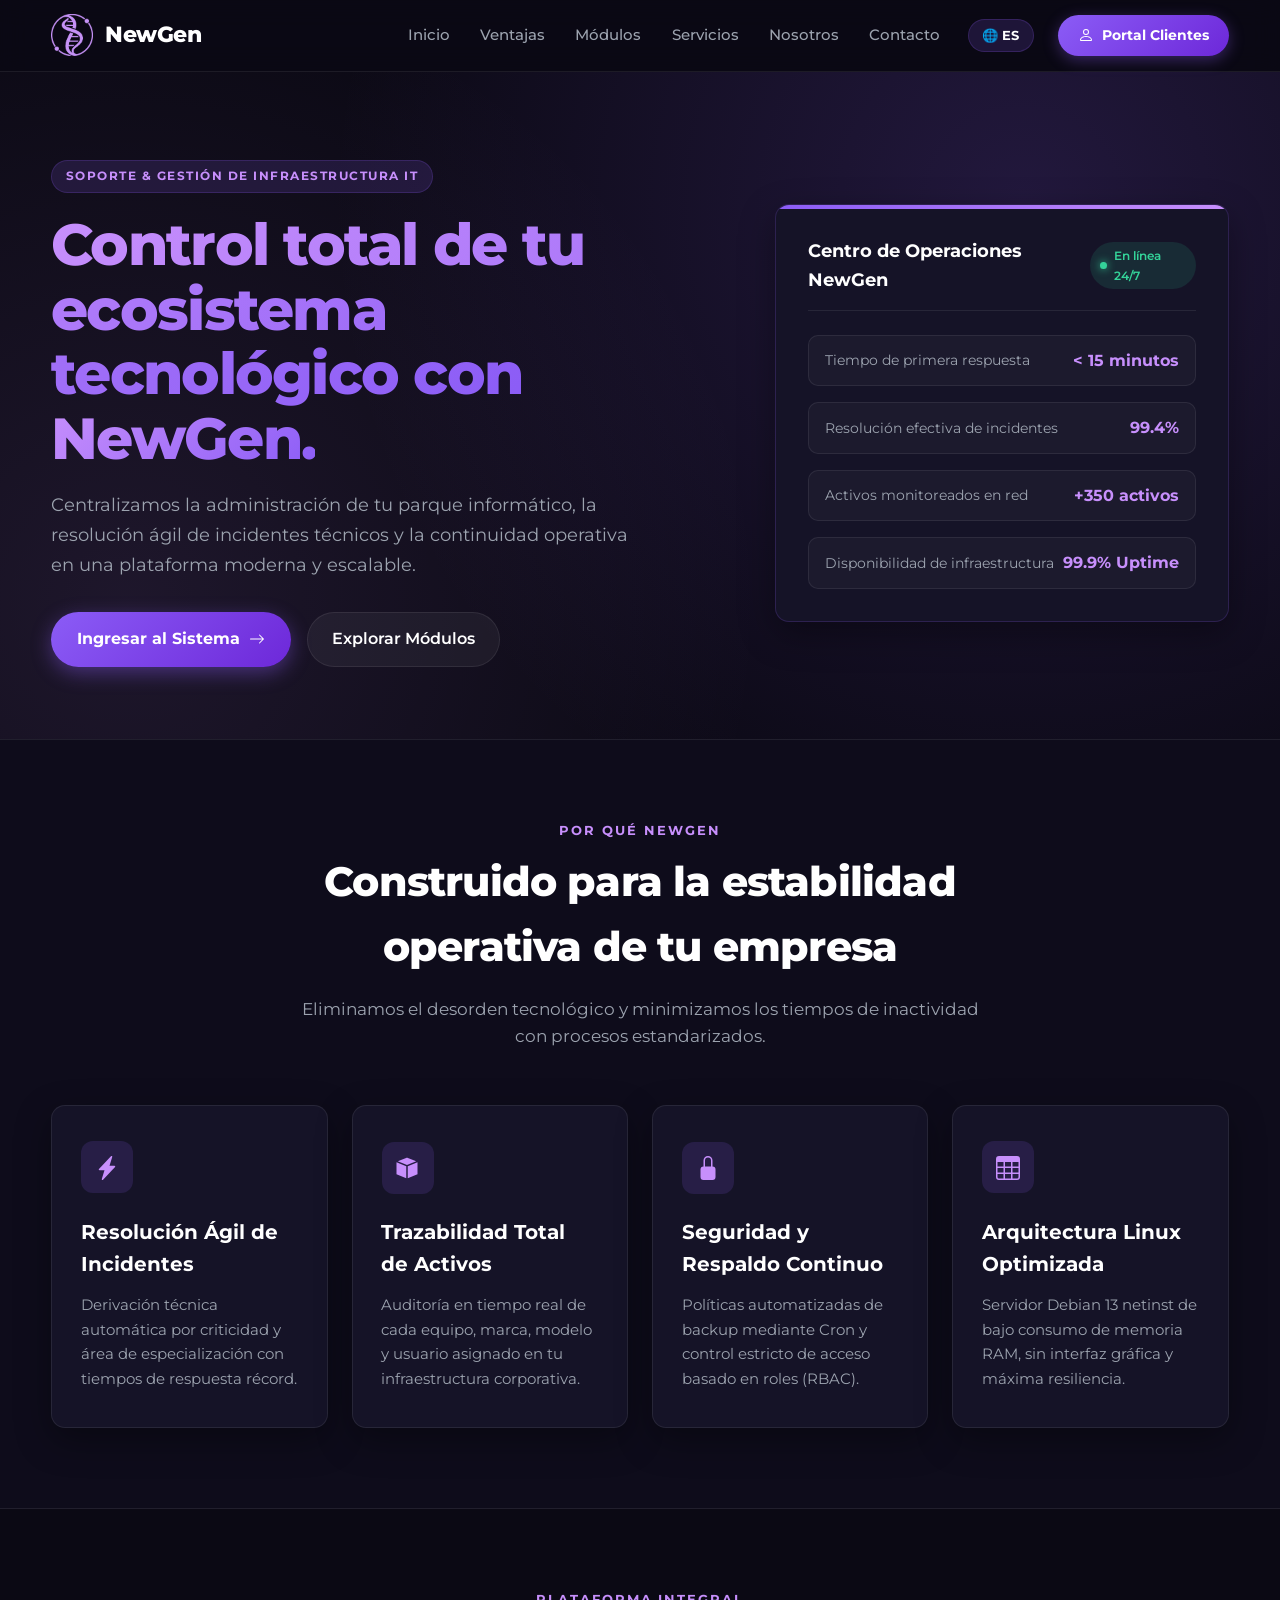
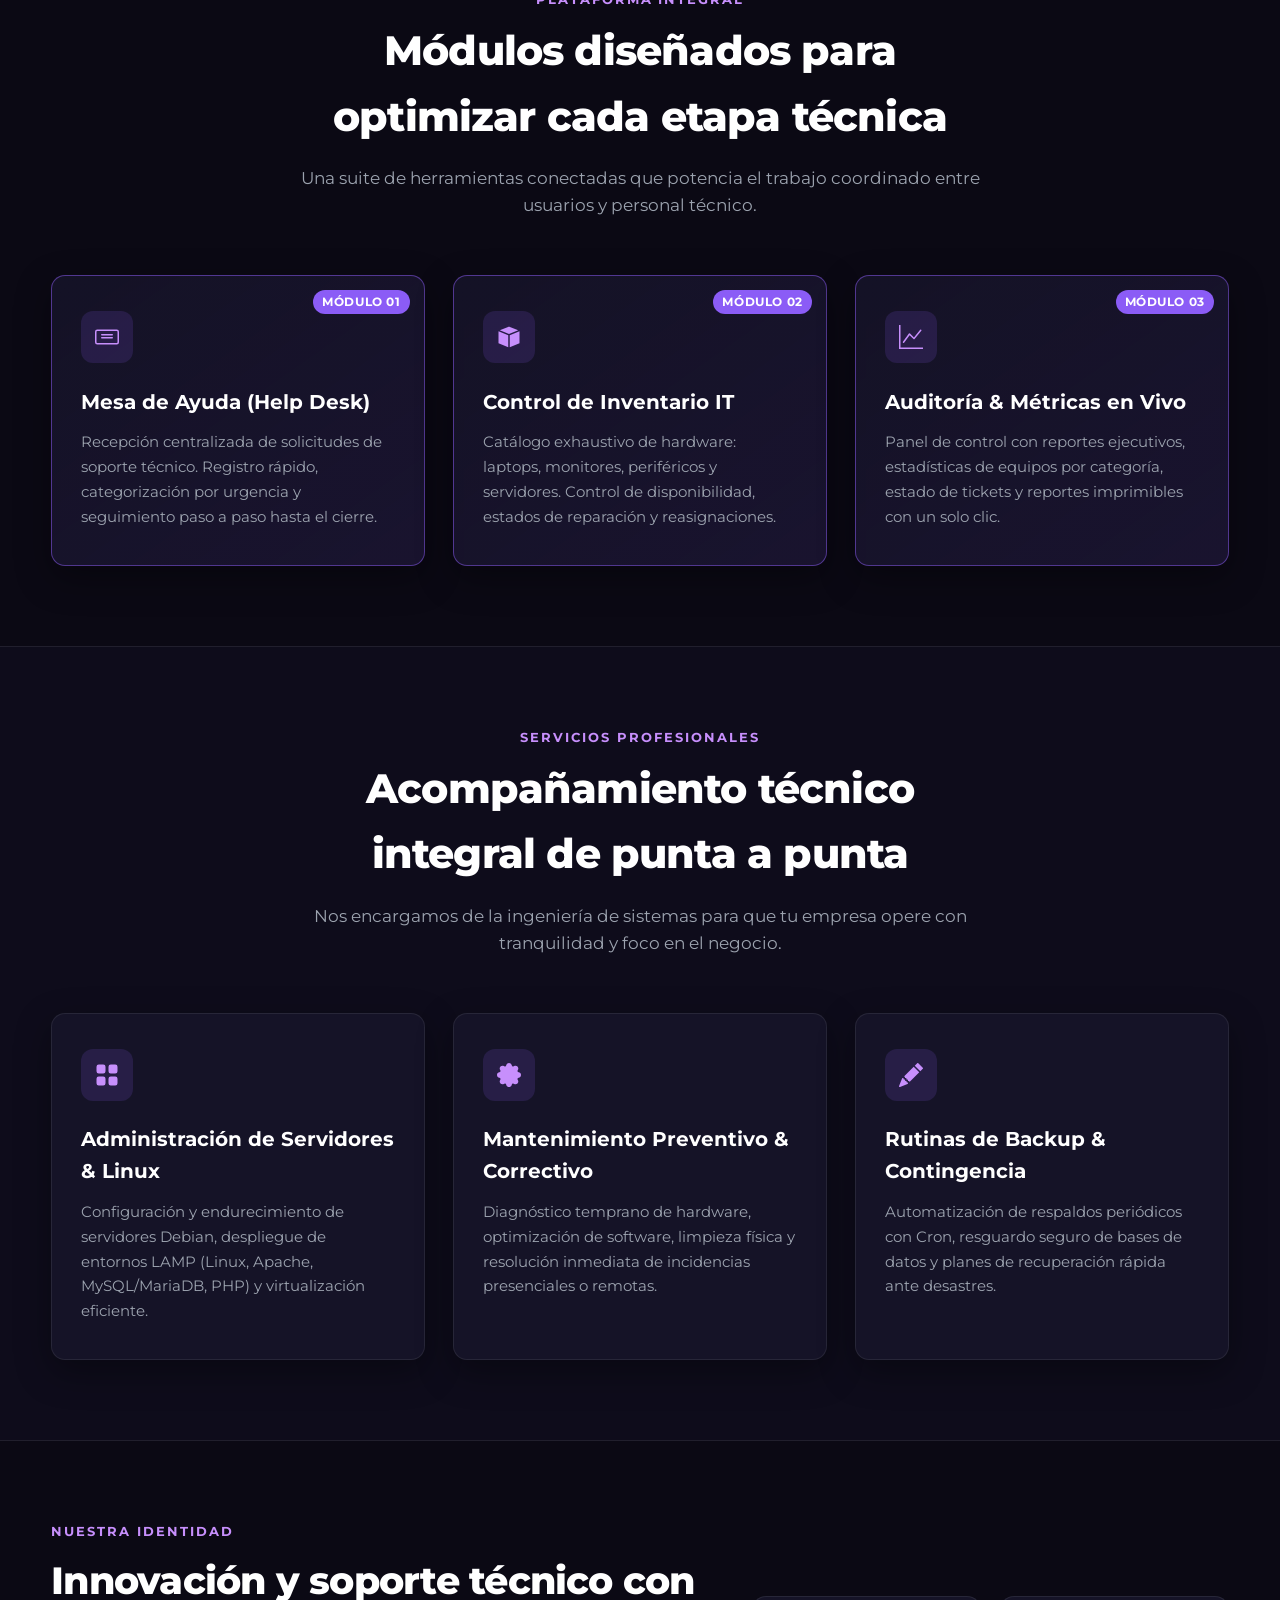
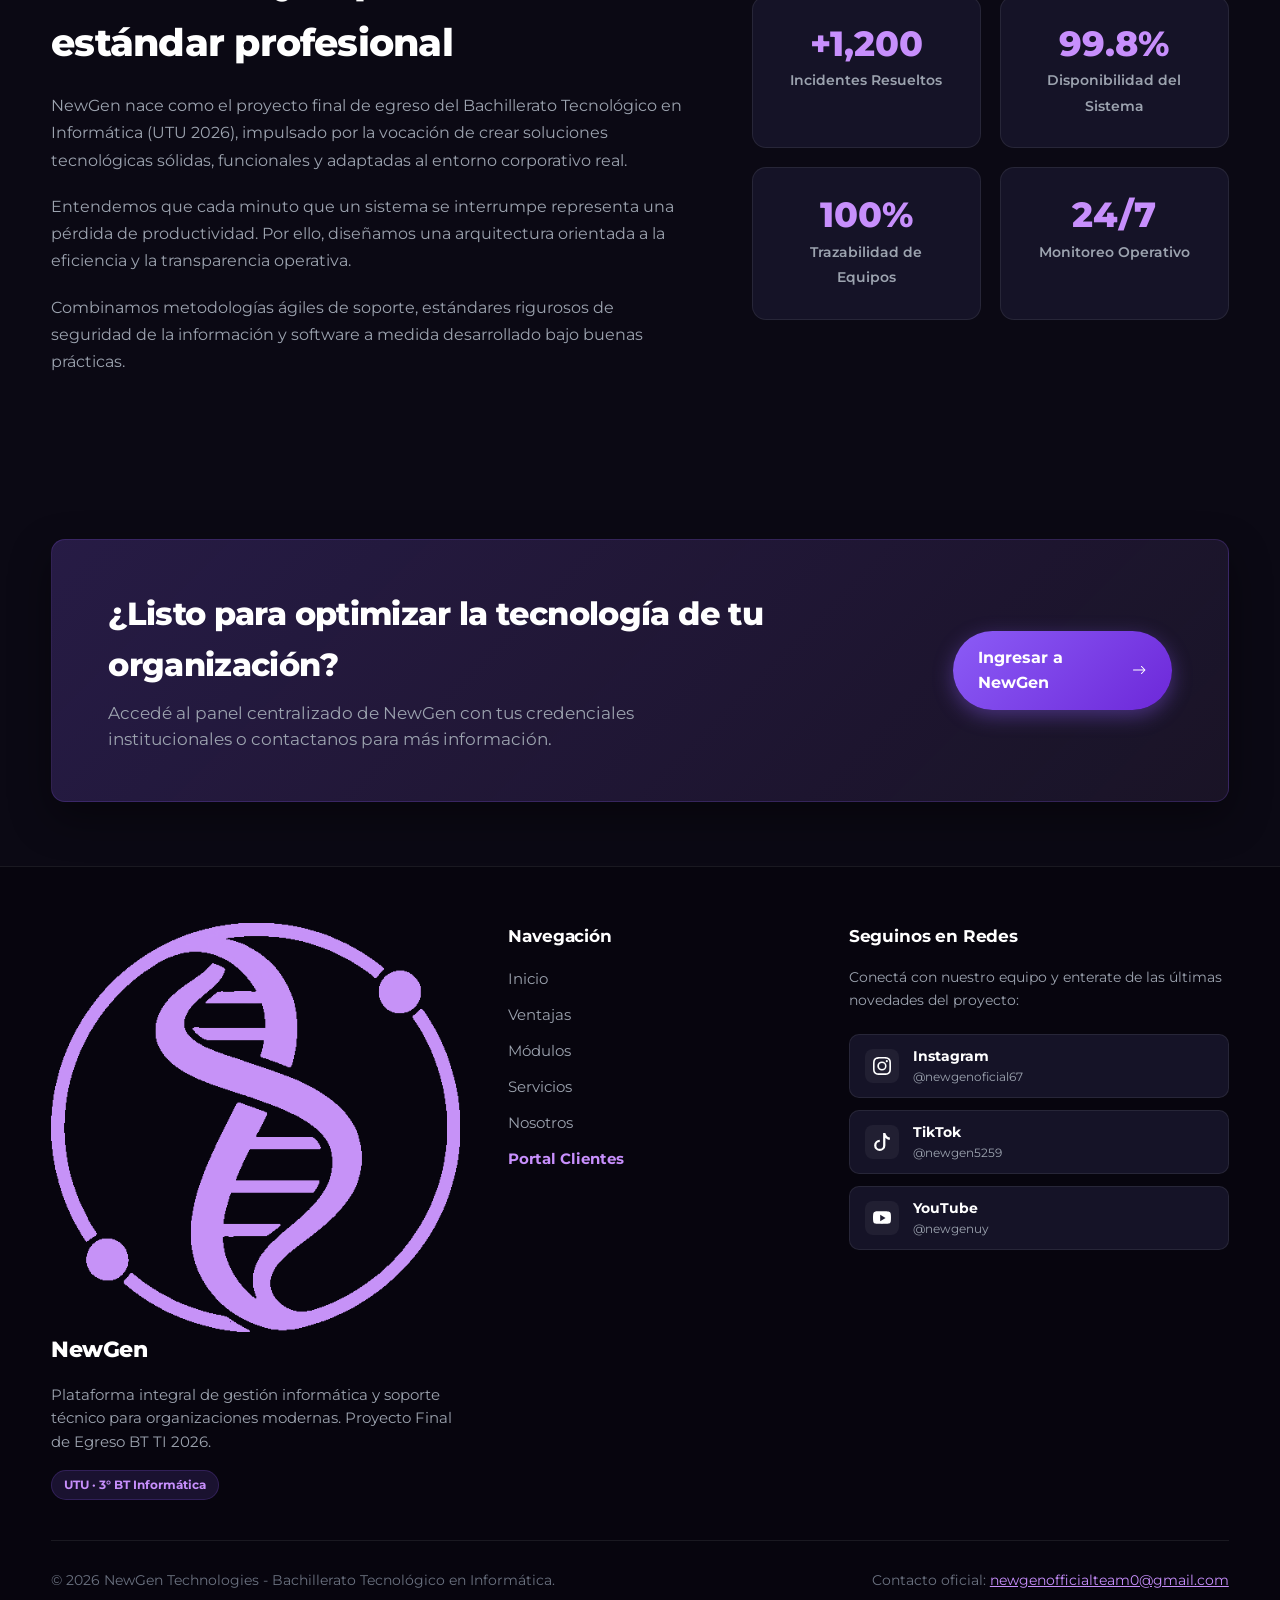
<file: NewGen página empresarial/index.html>
<!DOCTYPE html>
<html lang="es">
<head>
  <meta charset="UTF-8" />
  <meta name="viewport" content="width=device-width, initial-scale=1.0" />
  <title>NewGen | Soluciones y Gestión de Infraestructura IT</title>
  
  <link rel="icon" type="image/png" href="favicon.png">
  <link rel="shortcut icon" type="image/png" href="favicon.png">
  
  <link rel="preconnect" href="https://fonts.googleapis.com" />
  <link rel="preconnect" href="https://fonts.gstatic.com" crossorigin />
  <link href="https://fonts.googleapis.com/css2?family=Montserrat:wght@400;500;600;700;800&display=swap" rel="stylesheet" />
  <link rel="stylesheet" href="./styles.css" />
</head>
<body>
  <!-- HEADER & NAVBAR -->
  <header class="site-header">
    <div class="container nav">
      <a class="brand-link" href="#inicio">
        <img src="logo_inicio.png" alt="NewGen Logo" class="brand-logo" />
        <span class="brand-text">NewGen</span>
      </a>
      
      <nav class="menu">
        <a href="#inicio" class="menu-link" data-i18n="nav_home">Inicio</a>
        <a href="#ventajas" class="menu-link" data-i18n="nav_why">Ventajas</a>
        <a href="#modulos" class="menu-link" data-i18n="nav_modules">Módulos</a>
        <a href="#servicios" class="menu-link" data-i18n="nav_services">Servicios</a>
        <a href="#nosotros" class="menu-link" data-i18n="nav_about">Nosotros</a>
        <a href="#contacto" class="menu-link" data-i18n="nav_contact">Contacto</a>
        
        <!-- BOTÓN SELECTOR DE IDIOMA -->
        <button class="btn-lang-toggle" id="langToggle" title="Cambiar idioma / Switch language">
          🌐 ES
        </button>

        <!-- BOTÓN PORTAL CLIENTES -->
        <a href="/NewGen/login.php" class="btn-nav-login" target="_blank">
          <svg xmlns="http://www.w3.org/2000/svg" width="16" height="16" fill="currentColor" viewBox="0 0 16 16">
            <path d="M8 8a3 3 0 1 0 0-6 3 3 0 0 0 0 6Zm2-3a2 2 0 1 1-4 0 2 2 0 0 1 4 0Zm4 8c0 1-1 1-1 1H3s-1 0-1-1 1-4 6-4 6 3 6 4Zm-1-.004c-.001-.246-.154-.986-.832-1.664C11.516 10.68 10.289 10 8 10c-2.29 0-3.516.68-4.168 1.332-.678.678-.83 1.418-.832 1.664h10Z"/>
          </svg>
          <span data-i18n="nav_portal">Portal Clientes</span>
        </a>
      </nav>
    </div>
  </header>

  <main id="inicio">
    <!-- 1. HERO SECTION -->
    <section class="hero">
      <div class="container hero-grid">
        <div class="hero-copy">
          <span class="eyebrow" data-i18n="hero_eyebrow">Soporte & Gestión de Infraestructura IT</span>
          <h1><span data-i18n="hero_title">Control total de tu ecosistema tecnológico con </span><span class="brand-gradient">NewGen.</span></h1>
          <p class="hero-desc" data-i18n="hero_desc">
            Centralizamos la administración de tu parque informático, la resolución ágil de incidentes técnicos y la continuidad operativa en una plataforma moderna y escalable.
          </p>
          <div class="hero-actions">
            <a href="/NewGen/login.php" class="btn-hero-primary" target="_blank">
              <span data-i18n="hero_btn_app">Ingresar al Sistema</span>
              <svg xmlns="http://www.w3.org/2000/svg" width="16" height="16" fill="currentColor" viewBox="0 0 16 16">
                <path fill-rule="evenodd" d="M1 8a.5.5 0 0 1 .5-.5h11.793l-3.147-3.146a.5.5 0 0 1 .708-.708l4 4a.5.5 0 0 1 0 .708l-4 4a.5.5 0 0 1-.708-.708L13.293 8.5H1.5A.5.5 0 0 1 1 8z"/>
              </svg>
            </a>
            <a href="#modulos" class="btn-hero-secondary" data-i18n="hero_btn_modules">Explorar Módulos</a>
          </div>
        </div>

        <div class="hero-card-wrapper">
          <div class="hero-card">
            <div class="hero-card-header">
              <span class="hero-card-title" data-i18n="hero_card_title">Centro de Operaciones NewGen</span>
              <span class="status-badge">
                <span class="status-dot"></span> <span data-i18n="hero_card_status">En línea 24/7</span>
              </span>
            </div>
            <div class="hero-metrics-list">
              <div class="hero-metric-item">
                <span class="hero-metric-label" data-i18n="hero_card_label1">Tiempo de primera respuesta</span>
                <span class="hero-metric-val" data-i18n="hero_card_val1">&lt; 15 minutos</span>
              </div>
              <div class="hero-metric-item">
                <span class="hero-metric-label" data-i18n="hero_card_label2">Resolución efectiva de incidentes</span>
                <span class="hero-metric-val" data-i18n="hero_card_val2">99.4%</span>
              </div>
              <div class="hero-metric-item">
                <span class="hero-metric-label" data-i18n="hero_card_label3">Activos monitoreados en red</span>
                <span class="hero-metric-val" data-i18n="hero_card_val3">+350 activos</span>
              </div>
              <div class="hero-metric-item">
                <span class="hero-metric-label" data-i18n="hero_card_label4">Disponibilidad de infraestructura</span>
                <span class="hero-metric-val" data-i18n="hero_card_val4">99.9% Uptime</span>
              </div>
            </div>
          </div>
        </div>
      </div>
    </section>

    <!-- 2. VENTAJAS COMPETITIVAS (Estructura propia y moderna) -->
    <section id="ventajas" class="section section-alt">
      <div class="container">
        <div class="section-heading">
          <span class="section-tag" data-i18n="why_tag">Por qué NewGen</span>
          <h2 data-i18n="why_title">Construido para la estabilidad operativa de tu empresa</h2>
          <p data-i18n="why_desc">
            Eliminamos el desorden tecnológico y minimizamos los tiempos de inactividad con procesos estandarizados.
          </p>
        </div>

        <div class="grid-4-features">
          <!-- Item 1 -->
          <div class="feature-card">
            <div class="feature-icon-box">
              <svg xmlns="http://www.w3.org/2000/svg" width="24" height="24" fill="currentColor" viewBox="0 0 16 16">
                <path d="M11.251.068a.5.5 0 0 1 .227.58L9.677 6.5H13a.5.5 0 0 1 .364.843l-8 8.5a.5.5 0 0 1-.842-.49L6.323 9.5H3a.5.5 0 0 1-.364-.843l8-8.5a.5.5 0 0 1 .615-.09z"/>
              </svg>
            </div>
            <h3 data-i18n="why_c1_title">Resolución Ágil de Incidentes</h3>
            <p data-i18n="why_c1_desc">
              Derivación técnica automática por criticidad y área de especialización con tiempos de respuesta récord.
            </p>
          </div>

          <!-- Item 2 -->
          <div class="feature-card">
            <div class="feature-icon-box">
              <svg xmlns="http://www.w3.org/2000/svg" width="24" height="24" fill="currentColor" viewBox="0 0 16 16">
                <path d="M8.186 1.113a.5.5 0 0 0-.372 0L1.846 3.5 8 5.961 14.154 3.5 8.186 1.113zM15 4.239l-6.5 2.6v7.922l6.5-2.6V4.24zM7.5 14.762V6.838L1 4.239v7.923l6.5 2.6z"/>
              </svg>
            </div>
            <h3 data-i18n="why_c2_title">Trazabilidad Total de Activos</h3>
            <p data-i18n="why_c2_desc">
              Auditoría en tiempo real de cada equipo, marca, modelo y usuario asignado en tu infraestructura corporativa.
            </p>
          </div>

          <!-- Item 3 -->
          <div class="feature-card">
            <div class="feature-icon-box">
              <svg xmlns="http://www.w3.org/2000/svg" width="24" height="24" fill="currentColor" viewBox="0 0 16 16">
                <path d="M8 1a2 2 0 0 1 2 2v4H6V3a2 2 0 0 1 2-2zm3 6V3a3 3 0 0 0-6 0v4a2 2 0 0 0-2 2v5a2 2 0 0 0 2 2h6a2 2 0 0 0 2-2V9a2 2 0 0 0-2-2z"/>
              </svg>
            </div>
            <h3 data-i18n="why_c3_title">Seguridad y Respaldo Continuo</h3>
            <p data-i18n="why_c3_desc">
              Políticas automatizadas de backup mediante Cron y control estricto de acceso basado en roles (RBAC).
            </p>
          </div>

          <!-- Item 4 -->
          <div class="feature-card">
            <div class="feature-icon-box">
              <svg xmlns="http://www.w3.org/2000/svg" width="24" height="24" fill="currentColor" viewBox="0 0 16 16">
                <path d="M0 2a2 2 0 0 1 2-2h12a2 2 0 0 1 2 2v12a2 2 0 0 1-2 2H2a2 2 0 0 1-2-2V2zm15 2h-4v3h4V4zm0 4h-4v3h4V8zm0 4h-4v3h3a1 1 0 0 0 1-1v-2zm-5 3v-3H6v3h4zm-5 0v-3H1v2a1 1 0 0 0 1 1h3zm-4-4h4V8H1v3zm0-4h4V4H1v3zm5-3v3h4V4H6zm4 4H6v3h4V8z"/>
              </svg>
            </div>
            <h3 data-i18n="why_c4_title">Arquitectura Linux Optimizada</h3>
            <p data-i18n="why_c4_desc">
              Servidor Debian 13 netinst de bajo consumo de memoria RAM, sin interfaz gráfica y máxima resiliencia.
            </p>
          </div>
        </div>
      </div>
    </section>

    <!-- 3. MÓDULOS DEL ECOSISTEMA (Showcase de la Aplicación) -->
    <section id="modulos" class="section">
      <div class="container">
        <div class="section-heading">
          <span class="section-tag" data-i18n="mod_tag">Plataforma Integral</span>
          <h2 data-i18n="mod_title">Módulos diseñados para optimizar cada etapa técnica</h2>
          <p data-i18n="mod_desc">
            Una suite de herramientas conectadas que potencia el trabajo coordinado entre usuarios y personal técnico.
          </p>
        </div>

        <div class="cards-grid">
          <!-- MODULO 1 -->
          <article class="feature-card feature-card-highlight">
            <div class="card-badge">Módulo 01</div>
            <div class="feature-icon-box">
              <svg xmlns="http://www.w3.org/2000/svg" width="24" height="24" fill="currentColor" viewBox="0 0 16 16">
                <path d="M0 4.5A1.5 1.5 0 0 1 1.5 3h13A1.5 1.5 0 0 1 16 4.5v7a1.5 1.5 0 0 1-1.5 1.5h-13A1.5 1.5 0 0 1 0 11.5v-7zM1.5 4a.5.5 0 0 0-.5.5v7a.5.5 0 0 0 .5.5h13a.5.5 0 0 0 .5-.5v-7a.5.5 0 0 0-.5-.5h-13z"/>
                <path d="M4 8.5a.5.5 0 0 1 .5-.5h7a.5.5 0 0 1 0 1h-7a.5.5 0 0 1-.5-.5zm0-2a.5.5 0 0 1 .5-.5h7a.5.5 0 0 1 0 1h-7a.5.5 0 0 1-.5-.5z"/>
              </svg>
            </div>
            <h3 data-i18n="mod1_title">Mesa de Ayuda (Help Desk)</h3>
            <p data-i18n="mod1_desc">
              Recepción centralizada de solicitudes de soporte técnico. Registro rápido, categorización por urgencia y seguimiento paso a paso hasta el cierre.
            </p>
          </article>

          <!-- MODULO 2 -->
          <article class="feature-card feature-card-highlight">
            <div class="card-badge">Módulo 02</div>
            <div class="feature-icon-box">
              <svg xmlns="http://www.w3.org/2000/svg" width="24" height="24" fill="currentColor" viewBox="0 0 16 16">
                <path d="M8.186 1.113a.5.5 0 0 0-.372 0L1.846 3.5 8 5.961 14.154 3.5 8.186 1.113zM15 4.239l-6.5 2.6v7.922l6.5-2.6V4.24zM7.5 14.762V6.838L1 4.239v7.923l6.5 2.6z"/>
              </svg>
            </div>
            <h3 data-i18n="mod2_title">Control de Inventario IT</h3>
            <p data-i18n="mod2_desc">
              Catálogo exhaustivo de hardware: laptops, monitores, periféricos y servidores. Control de disponibilidad, estados de reparación y reasignaciones.
            </p>
          </article>

          <!-- MODULO 3 -->
          <article class="feature-card feature-card-highlight">
            <div class="card-badge">Módulo 03</div>
            <div class="feature-icon-box">
              <svg xmlns="http://www.w3.org/2000/svg" width="24" height="24" fill="currentColor" viewBox="0 0 16 16">
                <path d="M0 0h1v15h15v1H0V0Zm14.817 3.113a.5.5 0 0 1 .07.704l-4.5 5.5a.5.5 0 0 1-.74.037L7.06 6.767l-3.656 5.027a.5.5 0 0 1-.808-.588l4-5.5a.5.5 0 0 1 .758-.06l2.609 2.61 4.15-5.073a.5.5 0 0 1 .704-.07Z"/>
              </svg>
            </div>
            <h3 data-i18n="mod3_title">Auditoría & Métricas en Vivo</h3>
            <p data-i18n="mod3_desc">
              Panel de control con reportes ejecutivos, estadísticas de equipos por categoría, estado de tickets y reportes imprimibles con un solo clic.
            </p>
          </article>
        </div>
      </div>
    </section>

    <!-- 4. SERVICIOS PROFESIONALES -->
    <section id="servicios" class="section section-alt">
      <div class="container">
        <div class="section-heading">
          <span class="section-tag" data-i18n="serv_tag">Servicios Profesionales</span>
          <h2 data-i18n="serv_title">Acompañamiento técnico integral de punta a punta</h2>
          <p data-i18n="serv_desc">Nos encargamos de la ingeniería de sistemas para que tu empresa opere con tranquilidad y foco en el negocio.</p>
        </div>

        <div class="cards-grid">
          <article class="feature-card">
            <div class="feature-icon-box">
              <svg xmlns="http://www.w3.org/2000/svg" width="24" height="24" fill="currentColor" viewBox="0 0 16 16">
                <path d="M1 2.5A1.5 1.5 0 0 1 2.5 1h3A1.5 1.5 0 0 1 7 2.5v3A1.5 1.5 0 0 1 5.5 7h-3A1.5 1.5 0 0 1 1 5.5v-3zm8 0A1.5 1.5 0 0 1 10.5 1h3A1.5 1.5 0 0 1 15 2.5v3A1.5 1.5 0 0 1 13.5 7h-3A1.5 1.5 0 0 1 9 5.5v-3zm-8 8A1.5 1.5 0 0 1 2.5 9h3A1.5 1.5 0 0 1 7 10.5v3A1.5 1.5 0 0 1 5.5 15h-3A1.5 1.5 0 0 1 1 13.5v-3zm8 0A1.5 1.5 0 0 1 10.5 9h3a1.5 1.5 0 0 1 1.5 1.5v3a1.5 1.5 0 0 1-1.5 1.5h-3A1.5 1.5 0 0 1 9 13.5v-3z"/>
              </svg>
            </div>
            <h3 data-i18n="serv1_title">Administración de Servidores & Linux</h3>
            <p data-i18n="serv1_desc">Configuración y endurecimiento de servidores Debian, despliegue de entornos LAMP (Linux, Apache, MySQL/MariaDB, PHP) y virtualización eficiente.</p>
          </article>

          <article class="feature-card">
            <div class="feature-icon-box">
              <svg xmlns="http://www.w3.org/2000/svg" width="24" height="24" fill="currentColor" viewBox="0 0 16 16">
                <path d="M8 4.754a3.246 3.246 0 1 0 0 6.492 3.246 3.246 0 0 0 0-6.492zM5.754 8a2.246 2.246 0 1 1 4.492 0 2.246 2.246 0 0 1-4.492 0z"/>
                <path d="M9.796 1.343c-.527-1.79-3.065-1.79-3.592 0l-.094.319a.873.873 0 0 1-1.255.52l-.292-.16c-1.64-.892-3.433.902-2.54 2.541l.159.292a.873.873 0 0 1-.52 1.255l-.319.094c-1.79.527-1.79 3.065 0 3.592l.319.094a.873.873 0 0 1 .52 1.255l-.16.292c-.892 1.64.901 3.434 2.541 2.54l.292-.159a.873.873 0 0 1 1.255.52l.094.319c.527 1.79 3.065 1.79 3.592 0l.094-.319a.873.873 0 0 1 1.255-.52l.292.16c1.64.893 3.434-.902 2.54-2.541l-.159-.292a.873.873 0 0 1 .52-1.255l.319-.094c1.79-.527 1.79-3.065 0-3.592l-.319-.094a.873.873 0 0 1-.52-1.255l.16-.292c.893-1.64-.902-3.433-2.541-2.54l-.292.159a.873.873 0 0 1-1.255-.52l-.094-.319z"/>
              </svg>
            </div>
            <h3 data-i18n="serv2_title">Mantenimiento Preventivo & Correctivo</h3>
            <p data-i18n="serv2_desc">Diagnóstico temprano de hardware, optimización de software, limpieza física y resolución inmediata de incidencias presenciales o remotas.</p>
          </article>

          <article class="feature-card">
            <div class="feature-icon-box">
              <svg xmlns="http://www.w3.org/2000/svg" width="24" height="24" fill="currentColor" viewBox="0 0 16 16">
                <path d="M12.854.146a.5.5 0 0 0-.707 0L10.5 1.793 14.207 5.5l1.647-1.646a.5.5 0 0 0 0-.708l-3-3zm.646 6.061L9.793 2.5 3.293 9H3.5a.5.5 0 0 1 .5.5v.5h.5a.5.5 0 0 1 .5.5v.5h.5a.5.5 0 0 1 .5.5v.5h.5a.5.5 0 0 1 .5.5v.207l6.5-6.5zm-7.468 7.468A.5.5 0 0 1 6 13.5V13h-.5a.5.5 0 0 1-.5-.5V12h-.5a.5.5 0 0 1-.5-.5V11h-.5a.5.5 0 0 1-.5-.5V10h-.5a.499.499 0 0 1-.175-.032l-.179.178a.5.5 0 0 0-.11.168l-2 5a.5.5 0 0 0 .65.65l5-2a.5.5 0 0 0 .168-.11l.178-.178z"/>
              </svg>
            </div>
            <h3 data-i18n="serv3_title">Rutinas de Backup & Contingencia</h3>
            <p data-i18n="serv3_desc">Automatización de respaldos periódicos con Cron, resguardo seguro de bases de datos y planes de recuperación rápida ante desastres.</p>
          </article>
        </div>
      </div>
    </section>

    <!-- 5. SOBRE NOSOTROS (Identidad & Métricas) -->
    <section id="nosotros" class="section">
      <div class="container about-grid">
        <div class="about-text">
          <span class="section-tag" data-i18n="about_tag">Nuestra Identidad</span>
          <h2 data-i18n="about_title">Innovación y soporte técnico con estándar profesional</h2>
          <p data-i18n="about_p1">
            NewGen nace como el proyecto final de egreso del Bachillerato Tecnológico en Informática (UTU 2026), impulsado por la vocación de crear soluciones tecnológicas sólidas, funcionales y adaptadas al entorno corporativo real.
          </p>
          <p data-i18n="about_p2">
            Entendemos que cada minuto que un sistema se interrumpe representa una pérdida de productividad. Por ello, diseñamos una arquitectura orientada a la eficiencia y la transparencia operativa.
          </p>
          <p data-i18n="about_p3">
            Combinamos metodologías ágiles de soporte, estándares rigurosos de seguridad de la información y software a medida desarrollado bajo buenas prácticas.
          </p>
        </div>

        <div class="stats-grid">
          <div class="stat-box">
            <span class="stat-number" data-i18n="stat1_num">+1,200</span>
            <span class="stat-label" data-i18n="stat1_lbl">Incidentes Resueltos</span>
          </div>
          <div class="stat-box">
            <span class="stat-number" data-i18n="stat2_num">99.8%</span>
            <span class="stat-label" data-i18n="stat2_lbl">Disponibilidad del Sistema</span>
          </div>
          <div class="stat-box">
            <span class="stat-number" data-i18n="stat3_num">100%</span>
            <span class="stat-label" data-i18n="stat3_lbl">Trazabilidad de Equipos</span>
          </div>
          <div class="stat-box">
            <span class="stat-number" data-i18n="stat4_num">24/7</span>
            <span class="stat-label" data-i18n="stat4_lbl">Monitoreo Operativo</span>
          </div>
        </div>
      </div>
    </section>

    <!-- 6. BANNER DE LLAMADO A LA ACCIÓN (CTA) -->
    <section class="section-cta">
      <div class="container">
        <div class="cta-box">
          <div class="cta-copy">
            <h2 data-i18n="cta_title">¿Listo para optimizar la tecnología de tu organización?</h2>
            <p data-i18n="cta_desc">Accedé al panel centralizado de NewGen con tus credenciales institucionales o contactanos para más información.</p>
          </div>
          <a href="/NewGen/login.php" class="btn-hero-primary" target="_blank">
            <span data-i18n="cta_btn">Ingresar a NewGen</span>
            <svg xmlns="http://www.w3.org/2000/svg" width="16" height="16" fill="currentColor" viewBox="0 0 16 16">
              <path fill-rule="evenodd" d="M1 8a.5.5 0 0 1 .5-.5h11.793l-3.147-3.146a.5.5 0 0 1 .708-.708l4 4a.5.5 0 0 1 0 .708l-4 4a.5.5 0 0 1-.708-.708L13.293 8.5H1.5A.5.5 0 0 1 1 8z"/>
            </svg>
          </a>
        </div>
      </div>
    </section>
  </main>

  <!-- 7. FOOTER CORPORATIVO CON REDES SOCIALES OFICIALES -->
  <footer id="contacto" class="site-footer">
    <div class="container">
      <div class="footer-columns">
        <!-- Columna 1: Brand & Bio -->
        <div class="footer-col">
          <div class="footer-brand">
            <img src="logo_inicio.png" alt="NewGen Logo" class="footer-logo" />
            <span class="brand-text">NewGen</span>
          </div>
          <p class="footer-desc-text" data-i18n="footer_desc">
            Plataforma integral de gestión informática y soporte técnico para organizaciones modernas. Proyecto Final de Egreso BT TI 2026.
          </p>
          <div class="footer-badge-tag">UTU &middot; 3° BT Informática</div>
        </div>

        <!-- Columna 2: Navegación Rápida -->
        <div class="footer-col">
          <h4 class="footer-title" data-i18n="footer_nav_title">Navegación</h4>
          <ul class="footer-links-list">
            <li><a href="#inicio" data-i18n="nav_home">Inicio</a></li>
            <li><a href="#ventajas" data-i18n="nav_why">Ventajas</a></li>
            <li><a href="#modulos" data-i18n="nav_modules">Módulos</a></li>
            <li><a href="#servicios" data-i18n="nav_services">Servicios</a></li>
            <li><a href="#nosotros" data-i18n="nav_about">Nosotros</a></li>
            <li><a href="/NewGen/login.php" target="_blank" class="footer-link-highlight" data-i18n="nav_portal">Portal Clientes &rarr;</a></li>
          </ul>
        </div>

        <!-- Columna 3: REDES SOCIALES OFICIALES (Instagram, TikTok, YouTube) -->
        <div class="footer-col">
          <h4 class="footer-title" data-i18n="footer_social_title">Seguinos en Redes</h4>
          <p class="footer-social-intro">Conectá con nuestro equipo y enterate de las últimas novedades del proyecto:</p>
          
          <div class="social-channels-list">
            <!-- Instagram -->
            <a href="https://www.instagram.com/newgenoficial67/" target="_blank" rel="noopener noreferrer" class="social-channel-item social-instagram" title="Seguinos en Instagram">
              <div class="social-icon-wrapper">
                <svg xmlns="http://www.w3.org/2000/svg" width="18" height="18" fill="currentColor" viewBox="0 0 16 16">
                  <path d="M8 0C5.829 0 5.556.01 4.703.048 3.85.088 3.269.222 2.76.42a3.917 3.917 0 0 0-1.417.923A3.927 3.927 0 0 0 .42 2.76C.222 3.268.087 3.85.048 4.7.01 5.555 0 5.827 0 8.001c0 2.172.01 2.444.048 3.297.04.852.174 1.433.372 1.942.205.526.478.972.923 1.417.444.445.89.719 1.416.923.51.198 1.09.333 1.942.372C5.555 15.99 5.827 16 8 16s2.444-.01 3.298-.048c.851-.04 1.434-.174 1.943-.372a3.916 3.916 0 0 0 1.416-.923c.445-.445.718-.891.923-1.417.197-.509.332-1.09.372-1.942C15.99 10.445 16 10.173 16 8s-.01-2.445-.048-3.299c-.04-.851-.175-1.433-.372-1.941a3.926 3.926 0 0 0-.923-1.417A3.911 3.911 0 0 0 13.24.42c-.51-.198-1.092-.333-1.943-.372C10.443.01 10.172 0 7.998 0h.003zm-.717 1.442h.718c2.136 0 2.389.007 3.232.046.78.035 1.204.166 1.486.275.373.145.64.319.92.599.28.28.453.546.598.92.11.281.24.705.275 1.485.039.843.047 1.096.047 3.231s-.008 2.389-.047 3.232c-.035.78-.166 1.203-.275 1.485a2.47 2.47 0 0 1-.599.919c-.28.28-.546.453-.92.598-.28.11-.704.24-1.485.276-.843.038-1.096.047-3.232.047s-2.39-.009-3.233-.047c-.78-.036-1.203-.166-1.485-.276a2.478 2.478 0 0 1-.92-.598 2.48 2.48 0 0 1-.6-.92c-.109-.281-.24-.705-.275-1.485-.038-.843-.046-1.096-.046-3.233 0-2.136.008-2.388.046-3.231.036-.78.166-1.204.276-1.486.145-.373.319-.64.599-.92.28-.28.546-.453.92-.598.282-.11.705-.24 1.485-.276.738-.034 1.024-.044 2.515-.045v.002zm4.988 1.328a.96.96 0 1 0 0 1.92.96.96 0 0 0 0-1.92zm-4.27 1.122a4.109 4.109 0 1 0 0 8.217 4.109 4.109 0 0 0 0-8.217zm0 1.441a2.667 2.667 0 1 1 0 5.334 2.667 2.667 0 0 1 0-5.334z"/>
                </svg>
              </div>
              <div class="social-channel-text">
                <span class="social-channel-platform">Instagram</span>
                <span class="social-channel-handle">@newgenoficial67</span>
              </div>
            </a>

            <!-- TikTok -->
            <a href="https://www.tiktok.com/@newgen5259?lang=es" target="_blank" rel="noopener noreferrer" class="social-channel-item social-tiktok" title="Seguinos en TikTok">
              <div class="social-icon-wrapper">
                <svg xmlns="http://www.w3.org/2000/svg" width="18" height="18" fill="currentColor" viewBox="0 0 16 16">
                  <path d="M9 0h1.98c.144.715.54 1.617 1.235 2.512C12.895 3.389 13.797 4 15 4v2c-1.753 0-3.07-.814-4-1.829V11a5 5 0 1 1-5-5v2a3 3 0 1 0 3 3V0Z"/>
                </svg>
              </div>
              <div class="social-channel-text">
                <span class="social-channel-platform">TikTok</span>
                <span class="social-channel-handle">@newgen5259</span>
              </div>
            </a>

            <!-- YouTube -->
            <a href="https://youtube.com/@newgenuy?si=UhKYTk4PoyOn8CiN" target="_blank" rel="noopener noreferrer" class="social-channel-item social-youtube" title="Suscribite a nuestro canal de YouTube">
              <div class="social-icon-wrapper">
                <svg xmlns="http://www.w3.org/2000/svg" width="18" height="18" fill="currentColor" viewBox="0 0 16 16">
                  <path d="M8.051 1.999h.089c.822.003 4.987.033 6.11.335a2.01 2.01 0 0 1 1.415 1.42c.101.38.172.883.22 1.402l.01.104.022.26.008.104c.065.914.073 1.77.074 1.957v.075c-.001.194-.01 1.108-.082 2.06l-.008.105-.009.104c-.05.572-.124 1.14-.235 1.558a2.007 2.007 0 0 1-1.415 1.42c-1.16.312-5.569.334-6.18.335h-.142c-.309 0-1.587-.006-2.927-.052l-.17-.006-.087-.004-.171-.007-.171-.007c-1.11-.049-2.167-.128-2.654-.26a2.007 2.007 0 0 1-1.415-1.419c-.111-.417-.185-.986-.235-1.558L.09 9.82l-.008-.104A31.4 31.4 0 0 1 0 7.68v-.123c.002-.215.01-.958.064-1.778l.007-.103.003-.052.008-.104.022-.26.01-.104c.048-.519.119-1.023.22-1.402a2.007 2.007 0 0 1 1.415-1.42c.487-.13 1.544-.21 2.654-.26l.17-.007.172-.006.086-.003.171-.007A99.788 99.788 0 0 1 7.858 2h.193zM6.4 5.209v5.582l4.8-2.791L6.4 5.209z"/>
                </svg>
              </div>
              <div class="social-channel-text">
                <span class="social-channel-platform">YouTube</span>
                <span class="social-channel-handle">@newgenuy</span>
              </div>
            </a>
          </div>
        </div>
      </div>

      <!-- Barra inferior de copyright -->
      <div class="footer-bottom-bar">
        <p data-i18n="footer_copy">&copy; 2026 NewGen Technologies - Bachillerato Tecnológico en Informática.</p>
        <p>Contacto oficial: <a href="mailto:newgenofficialteam0@gmail.com" class="footer-email-link" data-i18n="footer_email">newgenofficialteam0@gmail.com</a></p>
      </div>
    </div>
  </footer>

  <!-- SCRIPT DE INTERNACIONALIZACIÓN (i18n) -->
  <script src="./lang.js"></script>
</body>
</html>
</file>
<file: NewGen página empresarial/styles.css>
:root {
  --bg-dark: #0B0914;
  --bg-card: #151327;
  --bg-card-hover: #1C1936;
  --primary: #8B5CF6;
  --primary-light: #A78BFA;
  --accent: #C78FFC;
  --text-main: #FFFFFF;
  --text-muted: #9CA3AF;
  --border-glass: rgba(139, 92, 246, 0.2);
  --border-light: rgba(255, 255, 255, 0.08);
  --radius: 14px;
  --shadow: 0 12px 35px rgba(0, 0, 0, 0.35);
}

* {
  box-sizing: border-box;
  margin: 0;
  padding: 0;
}

html {
  scroll-behavior: smooth;
}

body {
  font-family: 'Montserrat', -apple-system, BlinkMacSystemFont, 'Segoe UI', Roboto, sans-serif;
  line-height: 1.6;
  color: var(--text-main);
  background-color: var(--bg-dark);
  min-height: 100vh;
  display: flex;
  flex-direction: column;
  overflow-x: hidden;
}

a {
  color: inherit;
  text-decoration: none;
  transition: all 0.25s ease;
}

img {
  display: block;
  max-width: 100%;
  height: auto;
}

.container {
  width: min(1180px, 92%);
  margin: 0 auto;
}

/* NAVBAR */
.site-header {
  background: rgba(11, 9, 20, 0.85);
  backdrop-filter: blur(14px);
  -webkit-backdrop-filter: blur(14px);
  border-bottom: 1px solid var(--border-light);
  position: sticky;
  top: 0;
  z-index: 1000;
}

.nav {
  display: flex;
  justify-content: space-between;
  align-items: center;
  padding: 0.9rem 0;
}

.brand-link {
  display: flex;
  align-items: center;
  gap: 0.75rem;
}

.brand-logo {
  height: 42px;
  width: auto;
}

.brand-text {
  font-size: 1.4rem;
  font-weight: 800;
  letter-spacing: -0.02em;
  color: #FFFFFF !important;
}

.menu {
  display: flex;
  align-items: center;
  gap: 1.5rem;
}

.menu-link {
  color: var(--text-muted);
  font-size: 0.92rem;
  font-weight: 500;
  padding: 0.5rem 0.2rem;
  position: relative;
}

.menu-link:hover {
  color: var(--text-main);
}

.menu-link::after {
  content: '';
  position: absolute;
  bottom: 0;
  left: 0;
  width: 0%;
  height: 2px;
  background: var(--primary);
  transition: width 0.25s ease;
}

.menu-link:hover::after {
  width: 100%;
}

.btn-nav-login {
  background: linear-gradient(135deg, #8B5CF6, #6D28D9);
  color: #FFFFFF !important;
  padding: 0.55rem 1.25rem;
  border-radius: 999px;
  font-weight: 700;
  font-size: 0.9rem;
  display: inline-flex;
  align-items: center;
  gap: 0.5rem;
  box-shadow: 0 4px 15px rgba(139, 92, 246, 0.35);
  transition: transform 0.2s ease, box-shadow 0.2s ease;
}

.btn-nav-login:hover {
  transform: translateY(-2px);
  box-shadow: 0 6px 22px rgba(139, 92, 246, 0.55);
}

/* HERO SECTION */
.hero {
  padding: 5.5rem 0 4.5rem;
  position: relative;
  background: radial-gradient(circle at 80% 20%, rgba(139, 92, 246, 0.18) 0%, transparent 60%),
              radial-gradient(circle at 10% 80%, rgba(199, 143, 252, 0.1) 0%, transparent 50%);
}

.hero-grid {
  display: grid;
  grid-template-columns: 1.25fr 0.85fr;
  gap: 3.5rem;
  align-items: center;
}

.eyebrow {
  display: inline-block;
  padding: 0.35rem 0.85rem;
  border-radius: 999px;
  background: rgba(139, 92, 246, 0.15);
  border: 1px solid var(--border-glass);
  color: var(--accent);
  text-transform: uppercase;
  letter-spacing: 0.12em;
  font-size: 0.78rem;
  font-weight: 700;
  margin-bottom: 1.2rem;
}

.hero h1 {
  font-size: clamp(2.3rem, 4.5vw, 3.6rem);
  line-height: 1.12;
  font-weight: 800;
  margin-bottom: 1.25rem;
  letter-spacing: -0.03em;
}

.hero h1 span {
  background: linear-gradient(135deg, #C78FFC 0%, #8B5CF6 100%);
  -webkit-background-clip: text;
  -webkit-text-fill-color: transparent;
}

.hero-desc {
  color: var(--text-muted);
  font-size: 1.1rem;
  line-height: 1.7;
  margin-bottom: 2rem;
  max-width: 580px;
}

.hero-actions {
  display: flex;
  gap: 1rem;
  flex-wrap: wrap;
}

.btn-hero-primary {
  background: linear-gradient(135deg, #8B5CF6, #6D28D9);
  color: #FFFFFF;
  padding: 0.85rem 1.6rem;
  border-radius: 999px;
  font-weight: 700;
  display: inline-flex;
  align-items: center;
  gap: 0.6rem;
  box-shadow: 0 6px 20px rgba(139, 92, 246, 0.4);
}

.btn-hero-primary:hover {
  transform: translateY(-2px);
  box-shadow: 0 8px 26px rgba(139, 92, 246, 0.6);
}

.btn-hero-secondary {
  background: rgba(255, 255, 255, 0.05);
  color: var(--text-main);
  border: 1px solid var(--border-light);
  padding: 0.85rem 1.5rem;
  border-radius: 999px;
  font-weight: 600;
}

.btn-hero-secondary:hover {
  background: rgba(255, 255, 255, 0.1);
  border-color: rgba(255, 255, 255, 0.2);
}

/* HERO LIVE CARD */
.hero-card-wrapper {
  position: relative;
}

.hero-card {
  background: var(--bg-card);
  border: 1px solid var(--border-glass);
  border-radius: var(--radius);
  padding: 2rem;
  box-shadow: var(--shadow);
  position: relative;
  overflow: hidden;
}

.hero-card::before {
  content: '';
  position: absolute;
  top: 0;
  left: 0;
  right: 0;
  height: 4px;
  background: linear-gradient(90deg, #8B5CF6, #C78FFC);
}

.hero-card-header {
  display: flex;
  justify-content: space-between;
  align-items: center;
  margin-bottom: 1.5rem;
  padding-bottom: 1rem;
  border-bottom: 1px solid var(--border-light);
}

.hero-card-title {
  font-size: 1.1rem;
  font-weight: 700;
}

.status-badge {
  display: inline-flex;
  align-items: center;
  gap: 0.45rem;
  font-size: 0.78rem;
  color: #34D399;
  font-weight: 600;
  background: rgba(52, 211, 153, 0.12);
  padding: 0.25rem 0.65rem;
  border-radius: 999px;
}

.status-dot {
  width: 7px;
  height: 7px;
  background: #34D399;
  border-radius: 50%;
  box-shadow: 0 0 8px #34D399;
}

.hero-metrics-list {
  display: flex;
  flex-direction: column;
  gap: 1rem;
}

.hero-metric-item {
  display: flex;
  justify-content: space-between;
  align-items: center;
  padding: 0.75rem 1rem;
  background: rgba(255, 255, 255, 0.03);
  border: 1px solid var(--border-light);
  border-radius: 10px;
}

.hero-metric-label {
  font-size: 0.88rem;
  color: var(--text-muted);
}

.hero-metric-val {
  font-weight: 700;
  color: var(--accent);
}

/* SECTIONS */
.section {
  padding: 5rem 0;
}

.section-alt {
  background: #0E0C1B;
  border-top: 1px solid var(--border-light);
  border-bottom: 1px solid var(--border-light);
}

.section-heading {
  text-align: center;
  margin-bottom: 3.5rem;
  max-width: 700px;
  margin-left: auto;
  margin-right: auto;
}

.section-tag {
  color: var(--accent);
  font-size: 0.82rem;
  font-weight: 700;
  text-transform: uppercase;
  letter-spacing: 0.15em;
  margin-bottom: 0.5rem;
  display: block;
}

.section-heading h2 {
  font-size: clamp(1.9rem, 3.2vw, 2.6rem);
  font-weight: 800;
  letter-spacing: -0.02em;
  margin-bottom: 1rem;
}

.section-heading p {
  color: var(--text-muted);
  font-size: 1.05rem;
}

/* CARDS GRID */
.cards-grid {
  display: grid;
  grid-template-columns: repeat(3, 1fr);
  gap: 1.8rem;
}

.feature-card {
  background: var(--bg-card);
  border: 1px solid var(--border-light);
  border-radius: var(--radius);
  padding: 2.2rem 1.8rem;
  box-shadow: var(--shadow);
  transition: transform 0.3s ease, border-color 0.3s ease;
  position: relative;
}

.feature-card:hover {
  transform: translateY(-5px);
  border-color: var(--border-glass);
  background: var(--bg-card-hover);
}

.feature-icon-box {
  width: 52px;
  height: 52px;
  border-radius: 12px;
  background: rgba(139, 92, 246, 0.15);
  display: flex;
  align-items: center;
  justify-content: center;
  color: var(--accent);
  margin-bottom: 1.4rem;
}

.feature-card h3 {
  font-size: 1.25rem;
  font-weight: 700;
  margin-bottom: 0.8rem;
}

.feature-card p {
  color: var(--text-muted);
  font-size: 0.94rem;
  line-height: 1.65;
}

/* BANNER / HIGHLIGHT */
.platform-highlight {
  margin-top: 3.5rem;
  padding: 2.5rem 2.8rem;
  background: linear-gradient(135deg, rgba(139, 92, 246, 0.12) 0%, rgba(199, 143, 252, 0.05) 100%);
  border: 1px solid var(--border-glass);
  border-radius: var(--radius);
  display: flex;
  align-items: center;
  justify-content: space-between;
  gap: 2rem;
}

.highlight-copy h3 {
  font-size: 1.45rem;
  font-weight: 800;
  margin-bottom: 0.5rem;
  color: #FFFFFF;
}

.highlight-copy p {
  color: var(--text-muted);
  font-size: 0.98rem;
}

/* ABOUT SECTION */
.about-grid {
  display: grid;
  grid-template-columns: 1.15fr 0.85fr;
  gap: 3.5rem;
  align-items: center;
}

.about-text h2 {
  font-size: 2.4rem;
  font-weight: 800;
  margin-bottom: 1.2rem;
  letter-spacing: -0.02em;
}

.about-text p {
  color: var(--text-muted);
  margin-bottom: 1.2rem;
  font-size: 1rem;
  line-height: 1.7;
}

.stats-grid {
  display: grid;
  grid-template-columns: repeat(2, 1fr);
  gap: 1.2rem;
}

.stat-box {
  background: var(--bg-card);
  border: 1px solid var(--border-light);
  border-radius: var(--radius);
  padding: 1.8rem;
  text-align: center;
  transition: transform 0.25s ease;
}

.stat-box:hover {
  transform: translateY(-3px);
  border-color: var(--border-glass);
}

.stat-number {
  display: block;
  font-size: 2.2rem;
  font-weight: 800;
  color: var(--accent);
  line-height: 1;
  margin-bottom: 0.4rem;
}

.stat-label {
  color: var(--text-muted);
  font-size: 0.88rem;
  font-weight: 600;
}

/* LANGUAGE TOGGLE BUTTON */
.btn-lang-toggle {
  background: rgba(139, 92, 246, 0.16);
  border: 1px solid var(--border-glass);
  color: #FFFFFF;
  padding: 0.45rem 0.85rem;
  border-radius: 9999px;
  font-family: 'Montserrat', sans-serif;
  font-size: 0.82rem;
  font-weight: 700;
  cursor: pointer;
  display: inline-flex;
  align-items: center;
  gap: 0.4rem;
  transition: all 0.2s ease;
}

.btn-lang-toggle:hover {
  background: rgba(139, 92, 246, 0.35);
  border-color: var(--accent);
  transform: translateY(-1px);
}

/* 4-COLUMN RESPONSIVE GRID */
.grid-4-features {
  display: grid;
  grid-template-columns: repeat(4, 1fr);
  gap: 1.5rem;
}

.feature-card-highlight {
  border-color: rgba(139, 92, 246, 0.5) !important;
  background: linear-gradient(145deg, rgba(21, 19, 39, 0.95) 0%, rgba(35, 27, 65, 0.6) 100%) !important;
  position: relative;
}

.card-badge {
  position: absolute;
  top: 14px;
  right: 14px;
  background: var(--primary);
  color: #FFFFFF;
  font-size: 0.72rem;
  font-weight: 700;
  text-transform: uppercase;
  letter-spacing: 0.05em;
  padding: 3px 9px;
  border-radius: 9999px;
}

/* SECTION CTA */
.section-cta {
  padding: 4rem 0;
}

.cta-box {
  background: linear-gradient(135deg, rgba(139, 92, 246, 0.22) 0%, rgba(199, 143, 252, 0.08) 100%);
  border: 1px solid var(--border-glass);
  border-radius: var(--radius);
  padding: 3rem 3.5rem;
  display: flex;
  align-items: center;
  justify-content: space-between;
  gap: 2.5rem;
  box-shadow: 0 16px 40px rgba(0, 0, 0, 0.4);
}

.cta-copy h2 {
  font-size: 2rem;
  font-weight: 800;
  margin-bottom: 0.6rem;
  color: #FFFFFF;
  letter-spacing: -0.02em;
}

.cta-copy p {
  color: var(--text-muted);
  font-size: 1.05rem;
  max-width: 620px;
}

/* FOOTER ENRIQUECIDO */
.site-footer {
  background: #07050E;
  border-top: 1px solid var(--border-light);
  padding: 3.5rem 0 2rem;
  margin-top: auto;
}

.footer-columns {
  display: grid;
  grid-template-columns: 1.4fr 1fr 1.3fr;
  gap: 3rem;
  padding-bottom: 2.5rem;
  border-bottom: 1px solid rgba(255, 255, 255, 0.08);
}

.footer-col {
  display: flex;
  flex-direction: column;
  gap: 1rem;
}

.footer-desc-text {
  color: var(--text-muted);
  font-size: 0.92rem;
  line-height: 1.6;
}

.footer-badge-tag {
  display: inline-block;
  background: rgba(139, 92, 246, 0.15);
  border: 1px solid var(--border-glass);
  color: var(--accent);
  padding: 4px 12px;
  border-radius: 9999px;
  font-size: 0.78rem;
  font-weight: 700;
  align-self: flex-start;
}

.footer-title {
  color: #FFFFFF;
  font-size: 1.05rem;
  font-weight: 700;
  letter-spacing: -0.01em;
}

.footer-links-list {
  list-style: none;
  display: flex;
  flex-direction: column;
  gap: 0.65rem;
}

.footer-links-list a {
  color: var(--text-muted);
  font-size: 0.92rem;
}

.footer-links-list a:hover {
  color: var(--accent);
  padding-left: 4px;
}

.footer-link-highlight {
  color: var(--accent) !important;
  font-weight: 700 !important;
}

.footer-social-intro {
  color: var(--text-muted);
  font-size: 0.88rem;
  margin-bottom: 0.4rem;
}

/* REDES SOCIALES */
.social-channels-list {
  display: flex;
  flex-direction: column;
  gap: 0.75rem;
}

.social-channel-item {
  display: flex;
  align-items: center;
  gap: 0.85rem;
  padding: 0.65rem 0.95rem;
  background: var(--bg-card);
  border: 1px solid var(--border-light);
  border-radius: 10px;
  transition: all 0.25s cubic-bezier(0.16, 1, 0.3, 1);
}

.social-channel-item:hover {
  transform: translateX(4px);
  border-color: var(--border-glass);
}

.social-icon-wrapper {
  display: flex;
  align-items: center;
  justify-content: center;
  width: 34px;
  height: 34px;
  border-radius: 8px;
  background: rgba(255, 255, 255, 0.05);
  color: #FFFFFF;
  flex-shrink: 0;
  transition: all 0.25s ease;
}

.social-channel-text {
  display: flex;
  flex-direction: column;
}

.social-channel-platform {
  font-size: 0.86rem;
  font-weight: 700;
  color: #FFFFFF;
}

.social-channel-handle {
  font-size: 0.76rem;
  color: var(--text-muted);
}

/* Colores específicos de hover para Redes */
.social-channel-item.social-instagram:hover {
  background: linear-gradient(135deg, rgba(225, 48, 108, 0.18) 0%, rgba(253, 29, 29, 0.1) 100%);
  border-color: #E1306C;
}
.social-channel-item.social-instagram:hover .social-icon-wrapper {
  background: linear-gradient(45deg, #F56040, #E1306C, #833AB4);
  color: #FFFFFF;
}

.social-channel-item.social-tiktok:hover {
  background: linear-gradient(135deg, rgba(37, 244, 238, 0.12) 0%, rgba(254, 44, 85, 0.12) 100%);
  border-color: #25F4EE;
}
.social-channel-item.social-tiktok:hover .social-icon-wrapper {
  background: #000000;
  box-shadow: -2px -2px 0px #25F4EE, 2px 2px 0px #FE2C55;
  color: #FFFFFF;
}

.social-channel-item.social-youtube:hover {
  background: rgba(255, 0, 0, 0.12);
  border-color: #FF0000;
}
.social-channel-item.social-youtube:hover .social-icon-wrapper {
  background: #FF0000;
  color: #FFFFFF;
}

/* Footer bottom bar */
.footer-bottom-bar {
  display: flex;
  justify-content: space-between;
  align-items: center;
  padding-top: 1.8rem;
  color: #6B7280;
  font-size: 0.85rem;
  flex-wrap: wrap;
  gap: 1rem;
}

.footer-email-link {
  color: var(--accent);
  text-decoration: underline;
}

/* RESPONSIVE */
@media (max-width: 992px) {
  .hero-grid,
  .about-grid {
    grid-template-columns: 1fr;
    gap: 2.5rem;
  }

  .grid-4-features {
    grid-template-columns: repeat(2, 1fr);
  }

  .footer-columns {
    grid-template-columns: 1fr 1fr;
    gap: 2.5rem;
  }

  .cta-box {
    flex-direction: column;
    text-align: center;
    padding: 2.4rem 2rem;
  }

  .cta-copy p {
    margin: 0 auto;
  }

  .cards-grid {
    grid-template-columns: repeat(2, 1fr);
  }

  .platform-highlight {
    flex-direction: column;
    align-items: flex-start;
  }
}

@media (max-width: 680px) {
  .nav {
    flex-direction: column;
    align-items: flex-start;
    gap: 1rem;
  }

  .grid-4-features {
    grid-template-columns: 1fr;
  }

  .footer-columns {
    grid-template-columns: 1fr;
    gap: 2rem;
  }

  .menu {
    width: 100%;
    justify-content: space-between;
    flex-wrap: wrap;
    gap: 0.8rem;
  }

  .cards-grid,
  .stats-grid {
    grid-template-columns: 1fr;
  }

  .hero h1 {
    font-size: 2.2rem;
  }

  .hero-actions {
    flex-direction: column;
    width: 100%;
  }

  .btn-hero-primary,
  .btn-hero-secondary {
    width: 100%;
    justify-content: center;
  }
}


/* ===================================================
   ANIMACIONES DE FÍSICA (M.R.U. y M.R.U.V.)
   =================================================== */

/* 1. M.R.U.V. (Aceleración y desaceleración controlada con ease-out) */
@keyframes mruvCardEntrance {
  0% {
    opacity: 0;
    transform: translateY(28px);
  }
  100% {
    opacity: 1;
    transform: translateY(0);
  }
}

.hero-card, .feature-card, .stat-box {
  animation: mruvCardEntrance 0.85s cubic-bezier(0.16, 1, 0.3, 1) forwards;
}

/* 2. M.R.U. (Movimiento Rectilíneo Uniforme con velocidad constante: timing linear) */
@keyframes mruFloatingBadge {
  0% {
    transform: translateY(0px);
  }
  50% {
    transform: translateY(-6px);
  }
  100% {
    transform: translateY(0px);
  }
}

.status-badge {
  animation: mruFloatingBadge 3s linear infinite;
}
</file>
